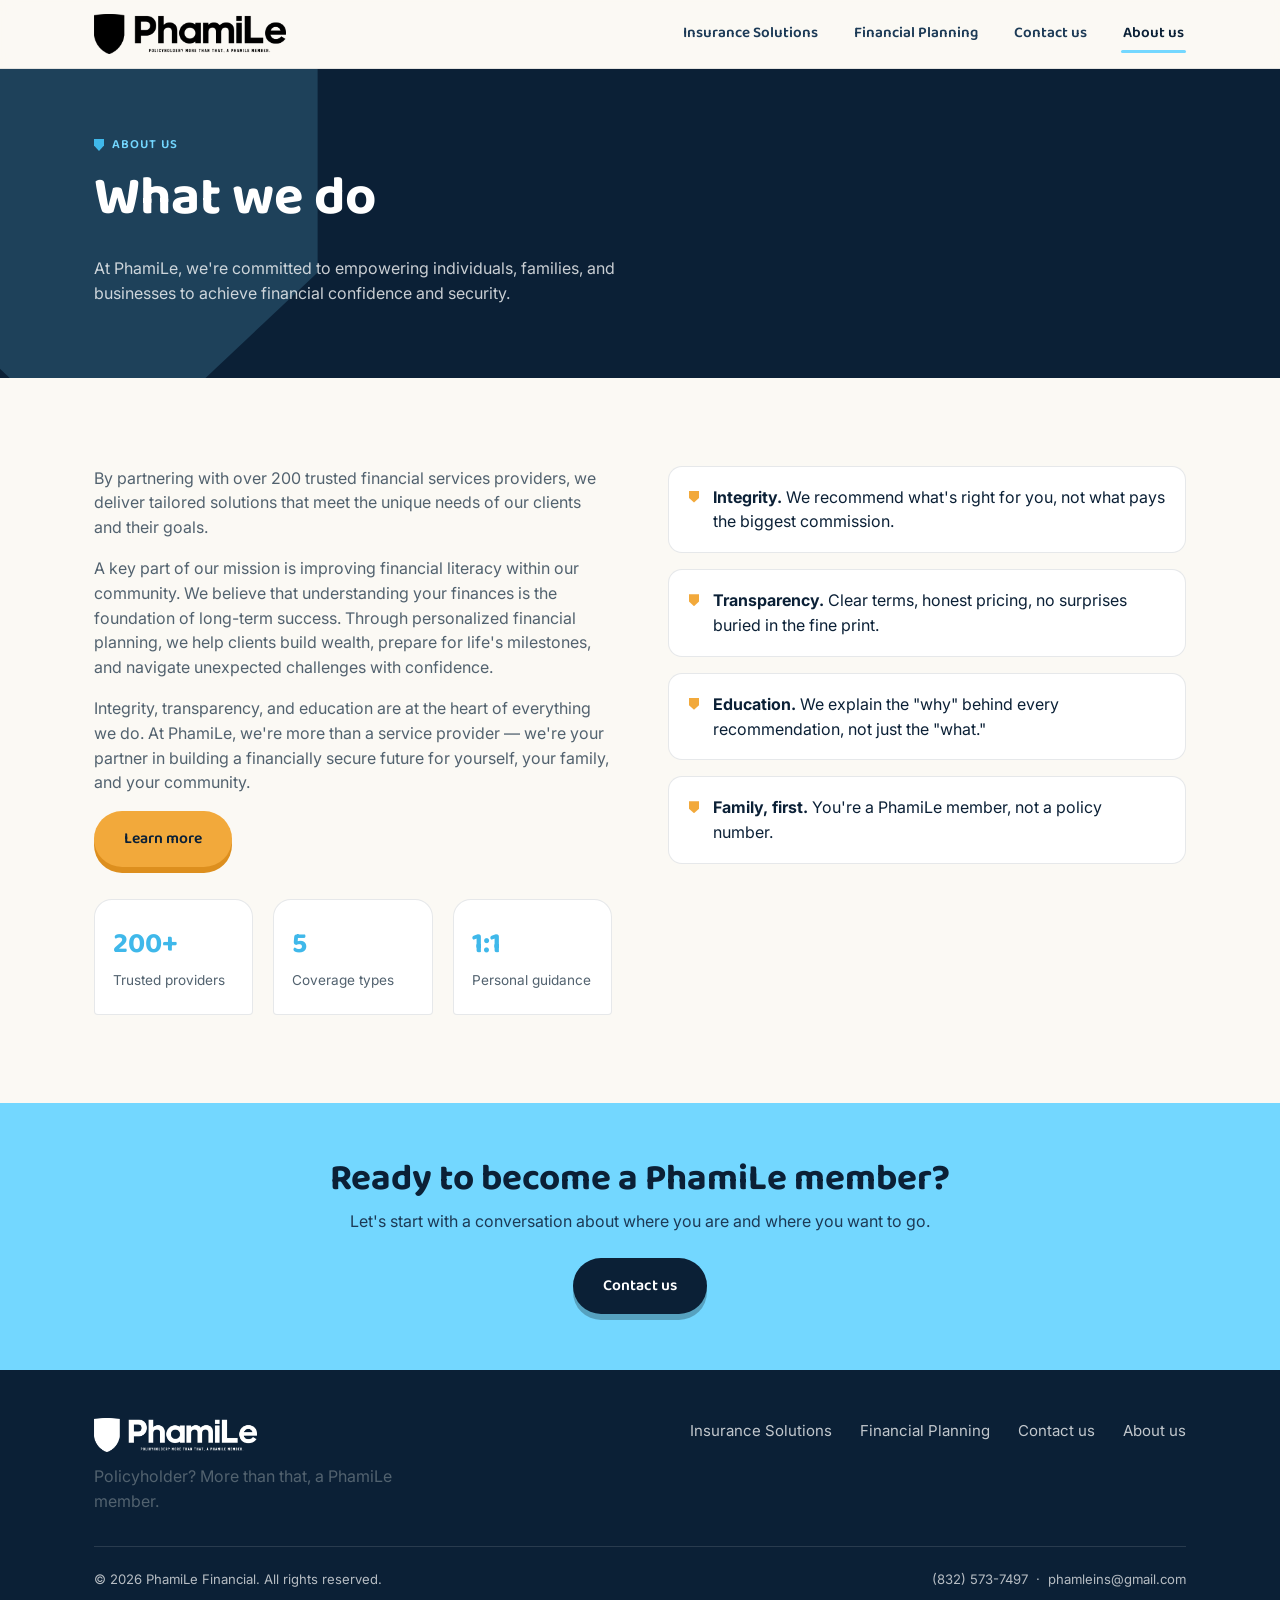
<file: about.html>
<!DOCTYPE html>
<html lang="en">
<head>
<meta charset="UTF-8">
<meta name="viewport" content="width=device-width, initial-scale=1">
<title>About us | PhamiLe Financial</title>
<meta name="description" content="PhamiLe Financial partners with 200+ trusted providers to deliver tailored insurance and financial planning solutions, built on integrity, transparency, and education.">
<link rel="icon" href="assets/logo-square-blue.png">
<link rel="stylesheet" href="css/style.css">
</head>
<body>

<header class="site-header">
  <div class="wrap">
    <a href="index.html" class="logo-link">
      <img src="assets/logo-navy.png" alt="PhamiLe Financial">
    </a>
    <nav>
      <ul class="nav-links">
        <li><a href="offering.html">Insurance Solutions</a></li>
        <li><a href="financial-planning.html">Financial Planning</a></li>
        <li><a href="contact.html">Contact us</a></li>
        <li><a href="about.html" class="active">About us</a></li>
      </ul>
    </nav>
    <button class="nav-toggle" aria-label="Toggle menu"><span></span><span></span><span></span></button>
  </div>
</header>

<section class="page-hero">
  <div class="wrap">
    <div class="eyebrow"><span class="shield-dot"></span> About us</div>
    <h1>What we do</h1>
    <p>At PhamiLe, we're committed to empowering individuals, families, and businesses to achieve financial confidence and security.</p>
  </div>
</section>

<section class="about-section">
  <div class="wrap">
    <div class="about-grid">
      <div>
        <p>By partnering with over 200 trusted financial services providers, we deliver tailored solutions that meet the unique needs of our clients and their goals.</p>
        <p>A key part of our mission is improving financial literacy within our community. We believe that understanding your finances is the foundation of long-term success. Through personalized financial planning, we help clients build wealth, prepare for life's milestones, and navigate unexpected challenges with confidence.</p>
        <p>Integrity, transparency, and education are at the heart of everything we do. At PhamiLe, we're more than a service provider — we're your partner in building a financially secure future for yourself, your family, and your community.</p>
        <a href="contact.html" class="btn btn-primary">Learn more</a>

        <div class="stat-strip">
          <div class="stat"><strong>200+</strong><span>Trusted providers</span></div>
          <div class="stat"><strong>5</strong><span>Coverage types</span></div>
          <div class="stat"><strong>1:1</strong><span>Personal guidance</span></div>
        </div>
      </div>

      <ul class="value-list">
        <li><span class="dot"></span><div><strong>Integrity.</strong> We recommend what's right for you, not what pays the biggest commission.</div></li>
        <li><span class="dot"></span><div><strong>Transparency.</strong> Clear terms, honest pricing, no surprises buried in the fine print.</div></li>
        <li><span class="dot"></span><div><strong>Education.</strong> We explain the "why" behind every recommendation, not just the "what."</div></li>
        <li><span class="dot"></span><div><strong>Family, first.</strong> You're a PhamiLe member, not a policy number.</div></li>
      </ul>
    </div>
  </div>
</section>

<section class="cta-band">
  <div class="wrap">
    <h2>Ready to become a PhamiLe member?</h2>
    <p>Let's start with a conversation about where you are and where you want to go.</p>
    <a href="contact.html" class="btn btn-sky">Contact us</a>
  </div>
</section>

<footer class="site-footer">
  <div class="wrap">
    <div class="footer-top">
      <div>
        <img src="assets/logo-navy.png" alt="PhamiLe Financial" style="filter:invert(1) brightness(2);">
        <p style="max-width:32ch;margin:0;">Policyholder? More than that, a PhamiLe member.</p>
      </div>
      <ul class="footer-nav">
        <li><a href="offering.html">Insurance Solutions</a></li>
        <li><a href="financial-planning.html">Financial Planning</a></li>
        <li><a href="contact.html">Contact us</a></li>
        <li><a href="about.html">About us</a></li>
      </ul>
    </div>
    <div class="footer-bottom">
      <span>&copy; <span id="year"></span> PhamiLe Financial. All rights reserved.</span>
      <span>(832) 573-7497 &nbsp;·&nbsp; phamleins@gmail.com</span>
    </div>
  </div>
</footer>

<script src="js/main.js"></script>
<script>document.getElementById('year').textContent = new Date().getFullYear();</script>
</body>
</html>
</file>
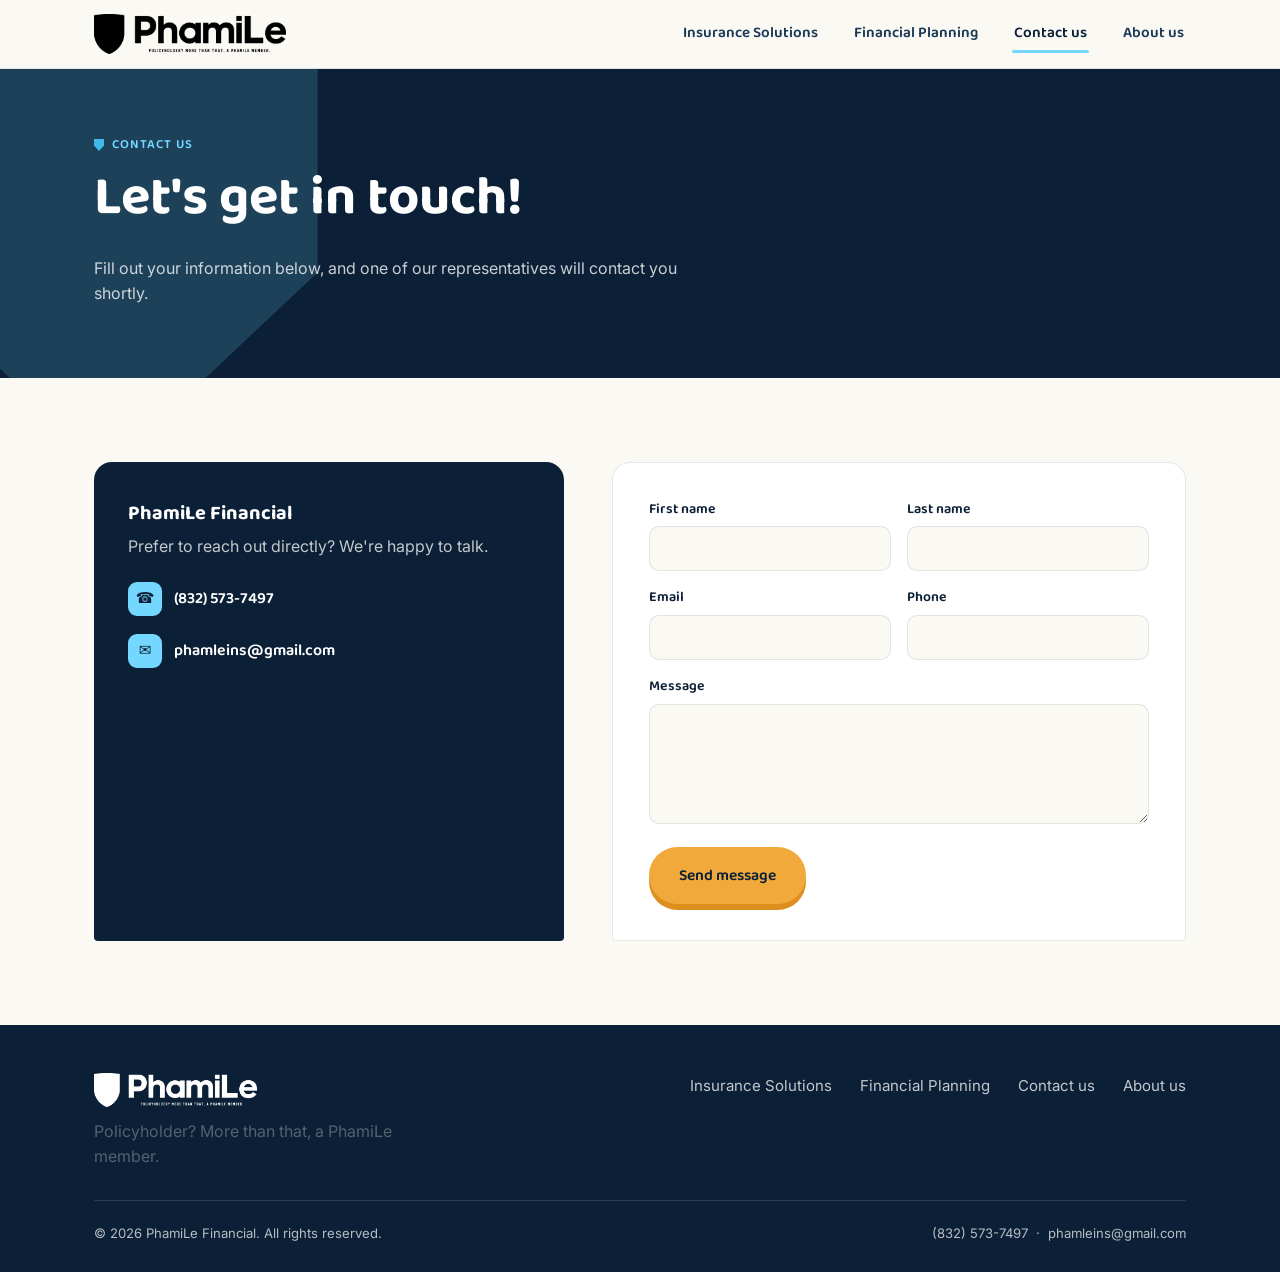
<file: contact.html>
<!DOCTYPE html>
<html lang="en">
<head>
<meta charset="UTF-8">
<meta name="viewport" content="width=device-width, initial-scale=1">
<title>Contact us | PhamiLe Financial</title>
<meta name="description" content="Get in touch with PhamiLe Financial. Call (832) 573-7497, email phamleins@gmail.com, or send us a message.">
<link rel="icon" href="assets/logo-square-blue.png">
<link rel="stylesheet" href="css/style.css">
</head>
<body>

<header class="site-header">
  <div class="wrap">
    <a href="index.html" class="logo-link">
      <img src="assets/logo-navy.png" alt="PhamiLe Financial">
    </a>
    <nav>
      <ul class="nav-links">
        <li><a href="offering.html">Insurance Solutions</a></li>
        <li><a href="financial-planning.html">Financial Planning</a></li>
        <li><a href="contact.html" class="active">Contact us</a></li>
        <li><a href="about.html">About us</a></li>
      </ul>
    </nav>
    <button class="nav-toggle" aria-label="Toggle menu"><span></span><span></span><span></span></button>
  </div>
</header>

<section class="page-hero">
  <div class="wrap">
    <div class="eyebrow"><span class="shield-dot"></span> Contact us</div>
    <h1>Let's get in touch!</h1>
    <p>Fill out your information below, and one of our representatives will contact you shortly.</p>
  </div>
</section>

<section class="contact-section">
  <div class="wrap">
    <div class="contact-grid">
      <div class="contact-info">
        <h3>PhamiLe Financial</h3>
        <p>Prefer to reach out directly? We're happy to talk.</p>
        <ul class="contact-list">
          <li><span class="ico">&#9742;</span> <a href="tel:+18325737497">(832) 573-7497</a></li>
          <li><span class="ico">&#9993;</span> <a href="mailto:phamleins@gmail.com">phamleins@gmail.com</a></li>
        </ul>
      </div>

      <div class="form-card">
        <form data-contact-form action="https://formspree.io/f/YOUR_FORM_ID" method="POST">
          <div class="form-row">
            <div class="field">
              <label for="c-first">First name</label>
              <input type="text" id="c-first" name="First Name" required>
            </div>
            <div class="field">
              <label for="c-last">Last name</label>
              <input type="text" id="c-last" name="Last Name" required>
            </div>
          </div>
          <div class="form-row">
            <div class="field">
              <label for="c-email">Email</label>
              <input type="email" id="c-email" name="Email" required>
            </div>
            <div class="field">
              <label for="c-phone">Phone</label>
              <input type="tel" id="c-phone" name="Phone">
            </div>
          </div>
          <div class="field">
            <label for="c-message">Message</label>
            <textarea id="c-message" name="Message"></textarea>
          </div>
          <button type="submit" class="btn btn-primary">Send message</button>
          <div class="form-success">Thank you for contacting us. We'll get back to you as soon as possible.</div>
          <div class="form-error">Oops, there was an error sending your message. Please try again later.</div>
        </form>
      </div>
    </div>
  </div>
</section>

<footer class="site-footer">
  <div class="wrap">
    <div class="footer-top">
      <div>
        <img src="assets/logo-navy.png" alt="PhamiLe Financial" style="filter:invert(1) brightness(2);">
        <p style="max-width:32ch;margin:0;">Policyholder? More than that, a PhamiLe member.</p>
      </div>
      <ul class="footer-nav">
        <li><a href="offering.html">Insurance Solutions</a></li>
        <li><a href="financial-planning.html">Financial Planning</a></li>
        <li><a href="contact.html">Contact us</a></li>
        <li><a href="about.html">About us</a></li>
      </ul>
    </div>
    <div class="footer-bottom">
      <span>&copy; <span id="year"></span> PhamiLe Financial. All rights reserved.</span>
      <span>(832) 573-7497 &nbsp;·&nbsp; phamleins@gmail.com</span>
    </div>
  </div>
</footer>

<script src="js/main.js"></script>
<script>document.getElementById('year').textContent = new Date().getFullYear();</script>
</body>
</html>
</file>
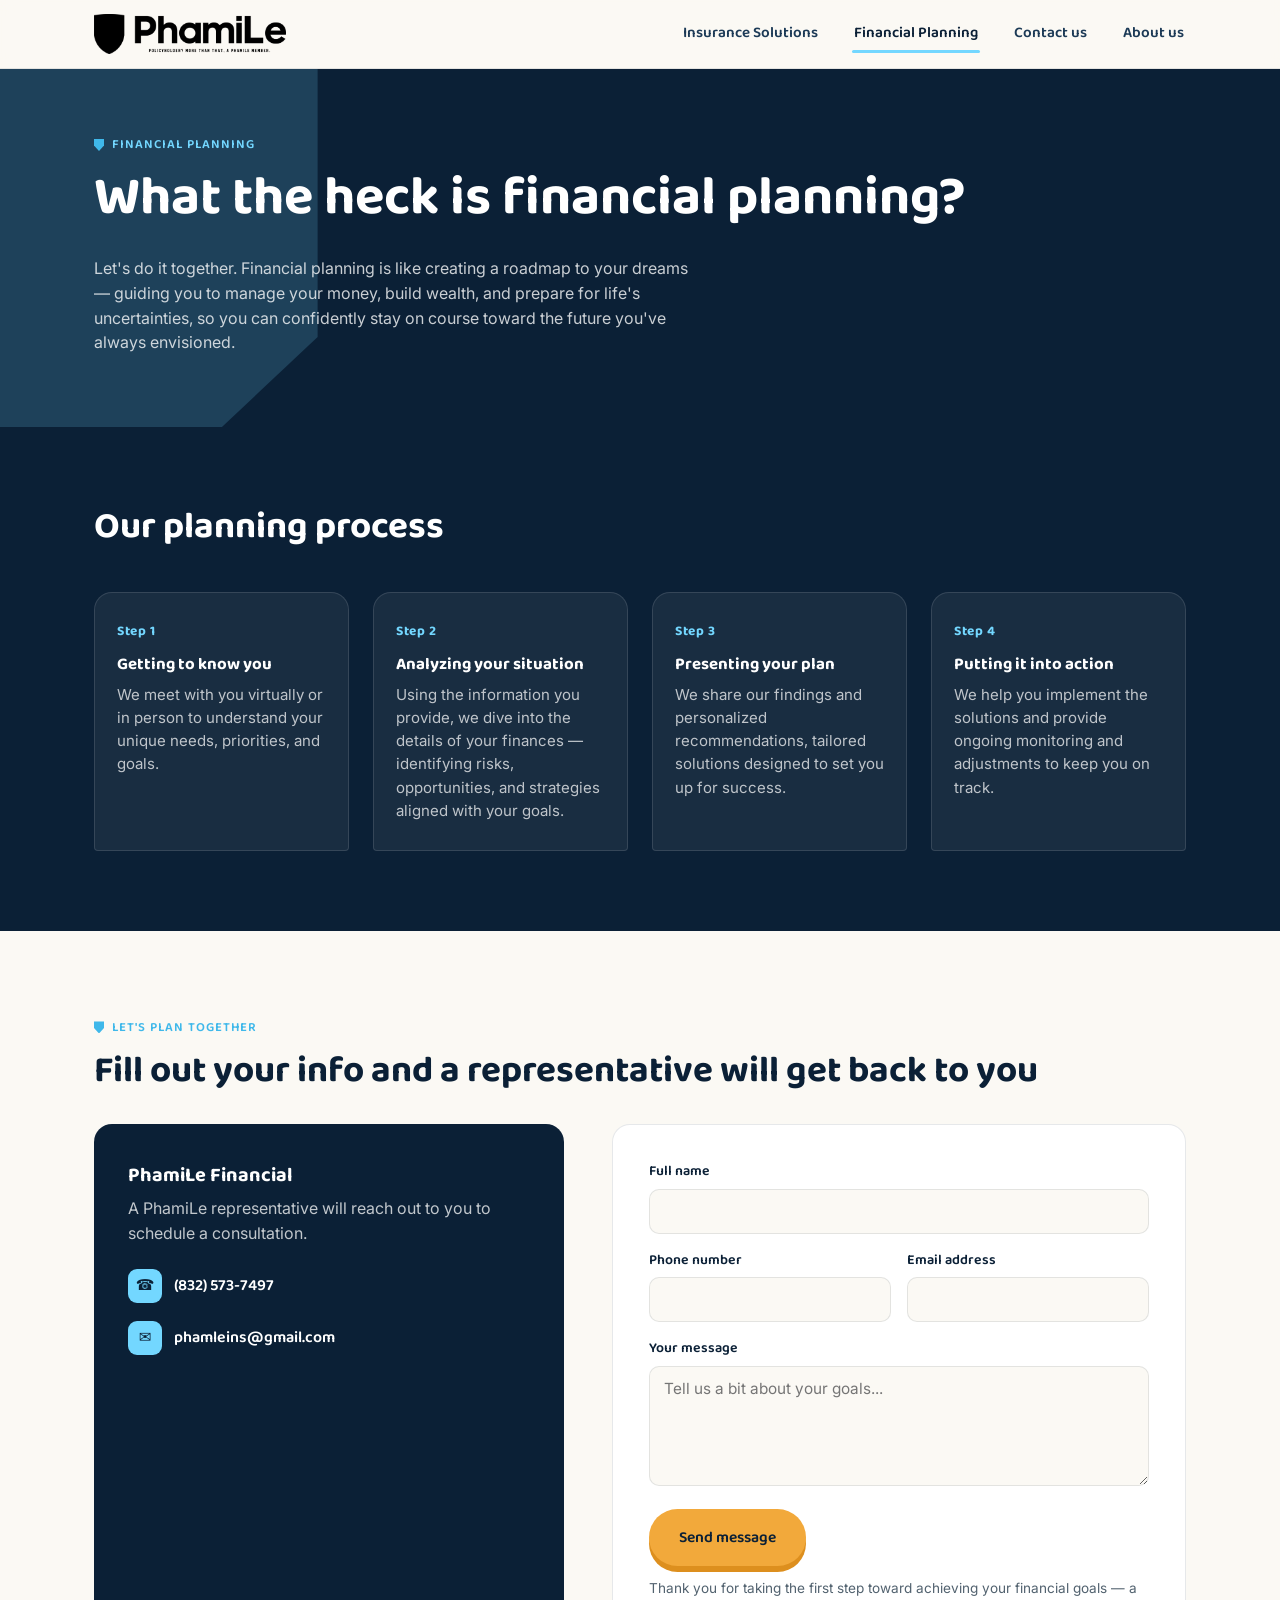
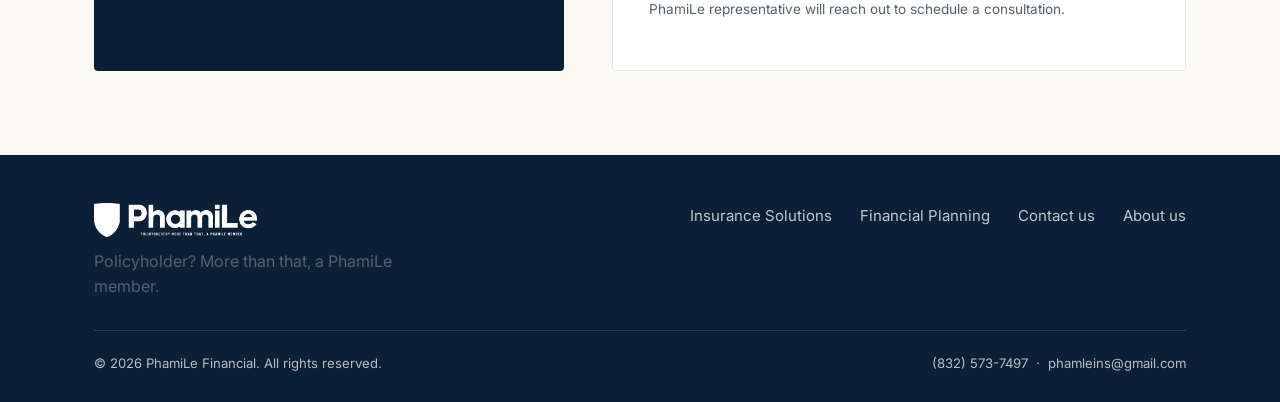
<file: financial-planning.html>
<!DOCTYPE html>
<html lang="en">
<head>
<meta charset="UTF-8">
<meta name="viewport" content="width=device-width, initial-scale=1">
<title>Financial Planning | PhamiLe Financial</title>
<meta name="description" content="Our four-step financial planning process — getting to know you, analyzing your situation, presenting your plan, and putting it into action.">
<link rel="icon" href="assets/logo-square-blue.png">
<link rel="stylesheet" href="css/style.css">
</head>
<body>

<header class="site-header">
  <div class="wrap">
    <a href="index.html" class="logo-link">
      <img src="assets/logo-navy.png" alt="PhamiLe Financial">
    </a>
    <nav>
      <ul class="nav-links">
        <li><a href="offering.html">Insurance Solutions</a></li>
        <li><a href="financial-planning.html" class="active">Financial Planning</a></li>
        <li><a href="contact.html">Contact us</a></li>
        <li><a href="about.html">About us</a></li>
      </ul>
    </nav>
    <button class="nav-toggle" aria-label="Toggle menu"><span></span><span></span><span></span></button>
  </div>
</header>

<section class="page-hero">
  <div class="wrap">
    <div class="eyebrow"><span class="shield-dot"></span> Financial Planning</div>
    <h1>What the heck is financial planning?</h1>
    <p>Let's do it together. Financial planning is like creating a roadmap to your dreams — guiding you to manage your money, build wealth, and prepare for life's uncertainties, so you can confidently stay on course toward the future you've always envisioned.</p>
  </div>
</section>

<section class="process">
  <div class="wrap">
    <h2>Our planning process</h2>
    <div class="process-grid">
      <div class="step">
        <span class="step-num">Step 1</span>
        <h3>Getting to know you</h3>
        <p>We meet with you virtually or in person to understand your unique needs, priorities, and goals.</p>
      </div>
      <div class="step">
        <span class="step-num">Step 2</span>
        <h3>Analyzing your situation</h3>
        <p>Using the information you provide, we dive into the details of your finances — identifying risks, opportunities, and strategies aligned with your goals.</p>
      </div>
      <div class="step">
        <span class="step-num">Step 3</span>
        <h3>Presenting your plan</h3>
        <p>We share our findings and personalized recommendations, tailored solutions designed to set you up for success.</p>
      </div>
      <div class="step">
        <span class="step-num">Step 4</span>
        <h3>Putting it into action</h3>
        <p>We help you implement the solutions and provide ongoing monitoring and adjustments to keep you on track.</p>
      </div>
    </div>
  </div>
</section>

<section class="contact-section">
  <div class="wrap">
    <div class="eyebrow"><span class="shield-dot"></span> Let's plan together</div>
    <h2>Fill out your info and a representative will get back to you</h2>
    <div class="contact-grid" style="margin-top:32px;">
      <div class="contact-info">
        <h3>PhamiLe Financial</h3>
        <p>A PhamiLe representative will reach out to you to schedule a consultation.</p>
        <ul class="contact-list">
          <li><span class="ico">&#9742;</span> <a href="tel:+18325737497">(832) 573-7497</a></li>
          <li><span class="ico">&#9993;</span> <a href="mailto:phamleins@gmail.com">phamleins@gmail.com</a></li>
        </ul>
      </div>
      <div class="form-card">
        <form data-contact-form action="https://formspree.io/f/YOUR_FORM_ID" method="POST">
          <div class="field">
            <label for="fp-name">Full name</label>
            <input type="text" id="fp-name" name="Full Name" required>
          </div>
          <div class="form-row">
            <div class="field">
              <label for="fp-phone">Phone number</label>
              <input type="tel" id="fp-phone" name="Phone Number">
            </div>
            <div class="field">
              <label for="fp-email">Email address</label>
              <input type="email" id="fp-email" name="Email Address" required>
            </div>
          </div>
          <div class="field">
            <label for="fp-message">Your message</label>
            <textarea id="fp-message" name="Message" placeholder="Tell us a bit about your goals..."></textarea>
          </div>
          <button type="submit" class="btn btn-primary">Send message</button>
          <p class="form-note">Thank you for taking the first step toward achieving your financial goals — a PhamiLe representative will reach out to schedule a consultation.</p>
          <div class="form-success">Thanks! Your message is on its way.</div>
          <div class="form-error">Something went wrong. Please try again, or call us directly.</div>
        </form>
      </div>
    </div>
  </div>
</section>

<footer class="site-footer">
  <div class="wrap">
    <div class="footer-top">
      <div>
        <img src="assets/logo-navy.png" alt="PhamiLe Financial" style="filter:invert(1) brightness(2);">
        <p style="max-width:32ch;margin:0;">Policyholder? More than that, a PhamiLe member.</p>
      </div>
      <ul class="footer-nav">
        <li><a href="offering.html">Insurance Solutions</a></li>
        <li><a href="financial-planning.html">Financial Planning</a></li>
        <li><a href="contact.html">Contact us</a></li>
        <li><a href="about.html">About us</a></li>
      </ul>
    </div>
    <div class="footer-bottom">
      <span>&copy; <span id="year"></span> PhamiLe Financial. All rights reserved.</span>
      <span>(832) 573-7497 &nbsp;·&nbsp; phamleins@gmail.com</span>
    </div>
  </div>
</footer>

<script src="js/main.js"></script>
<script>document.getElementById('year').textContent = new Date().getFullYear();</script>
</body>
</html>
</file>
<file: css/style.css>
/* ============================================
   PhamiLe Financial — Design Tokens
   Sky: brand blue from logo | Navy: logo ink
   Amber: warm human accent | Paper: warm off-white
   ============================================ */

@import url('https://fonts.googleapis.com/css2?family=Baloo+2:wght@500;600;700;800&family=Inter:wght@400;500;600;700&display=swap');

:root {
  --sky: #73d7ff;
  --sky-deep: #3fb8ea;
  --navy: #0b2036;
  --navy-soft: #1c3a56;
  --amber: #f2a93b;
  --amber-deep: #dd8f1e;
  --paper: #fbf9f4;
  --paper-dim: #f2eee3;
  --slate: #52626f;
  --line: rgba(11, 32, 54, 0.1);

  --font-display: 'Baloo 2', system-ui, sans-serif;
  --font-body: 'Inter', system-ui, sans-serif;

  --radius-shield: 18px 18px 4px 4px;
  --container: 1140px;
}

* { box-sizing: border-box; }

html { scroll-behavior: smooth; }

body {
  margin: 0;
  font-family: var(--font-body);
  color: var(--navy);
  background: var(--paper);
  line-height: 1.55;
  -webkit-font-smoothing: antialiased;
}

img { max-width: 100%; display: block; }

a { color: inherit; }

.wrap {
  max-width: var(--container);
  margin: 0 auto;
  padding: 0 24px;
}

h1, h2, h3 {
  font-family: var(--font-display);
  font-weight: 700;
  line-height: 1.1;
  margin: 0 0 0.5em;
  color: var(--navy);
}

h1 { font-size: clamp(2.2rem, 5vw, 3.4rem); }
h2 { font-size: clamp(1.6rem, 3.2vw, 2.3rem); }
h3 { font-size: 1.25rem; }

p { margin: 0 0 1em; color: var(--slate); }

.eyebrow {
  display: inline-flex;
  align-items: center;
  gap: 8px;
  font-family: var(--font-display);
  font-weight: 600;
  font-size: 0.8rem;
  letter-spacing: 0.08em;
  text-transform: uppercase;
  color: var(--sky-deep);
  margin-bottom: 14px;
}

.eyebrow .shield-dot {
  width: 10px;
  height: 12px;
  background: var(--sky-deep);
  clip-path: polygon(0 0, 100% 0, 100% 55%, 50% 100%, 0 55%);
}

/* ---------- Buttons ---------- */
.btn {
  display: inline-flex;
  align-items: center;
  gap: 8px;
  font-family: var(--font-display);
  font-weight: 600;
  font-size: 0.98rem;
  padding: 14px 28px;
  border-radius: 999px;
  text-decoration: none;
  border: 2px solid transparent;
  cursor: pointer;
  transition: transform 0.15s ease, box-shadow 0.15s ease, background 0.15s ease;
}

.btn-primary {
  background: var(--amber);
  color: var(--navy);
  box-shadow: 0 6px 0 var(--amber-deep);
}
.btn-primary:hover { transform: translateY(-2px); box-shadow: 0 8px 0 var(--amber-deep); }
.btn-primary:active { transform: translateY(2px); box-shadow: 0 3px 0 var(--amber-deep); }

.btn-outline {
  background: transparent;
  color: var(--navy);
  border-color: var(--navy);
}
.btn-outline:hover { background: var(--navy); color: #fff; }

.btn-sky {
  background: var(--navy);
  color: #fff;
  box-shadow: 0 6px 0 rgba(0,0,0,0.25);
}
.btn-sky:hover { transform: translateY(-2px); }

/* ---------- Header ---------- */
.site-header {
  position: sticky;
  top: 0;
  z-index: 50;
  background: rgba(251, 249, 244, 0.92);
  backdrop-filter: blur(8px);
  border-bottom: 1px solid var(--line);
}

.site-header .wrap {
  display: flex;
  align-items: center;
  justify-content: space-between;
  padding-top: 14px;
  padding-bottom: 14px;
}

.logo-link { display: flex; align-items: center; }
.logo-link img { height: 40px; width: auto; }

.nav-links {
  display: flex;
  gap: 32px;
  list-style: none;
  margin: 0;
  padding: 0;
  font-family: var(--font-display);
  font-weight: 600;
  font-size: 0.95rem;
}

.nav-links a {
  text-decoration: none;
  color: var(--navy-soft);
  position: relative;
  padding: 6px 2px;
}

.nav-links a::after {
  content: '';
  position: absolute;
  left: 0; right: 0; bottom: -2px;
  height: 3px;
  background: var(--sky);
  transform: scaleX(0);
  transform-origin: left;
  transition: transform 0.2s ease;
  border-radius: 2px;
}

.nav-links a:hover::after,
.nav-links a.active::after { transform: scaleX(1); }

.nav-links a.active { color: var(--navy); }

.nav-toggle {
  display: none;
  background: none;
  border: none;
  cursor: pointer;
  padding: 8px;
}
.nav-toggle span {
  display: block;
  width: 24px;
  height: 2.5px;
  background: var(--navy);
  margin: 5px 0;
  border-radius: 2px;
}

/* ---------- Hero (shield watermark signature) ---------- */
.hero {
  position: relative;
  overflow: hidden;
  padding: 88px 0 96px;
  background: linear-gradient(180deg, var(--paper) 0%, var(--paper-dim) 100%);
}

.hero::before {
  content: '';
  position: absolute;
  top: -8%;
  right: -6%;
  width: 620px;
  height: 760px;
  background: var(--sky);
  opacity: 0.16;
  clip-path: polygon(50% 0%, 100% 0%, 100% 62%, 50% 100%, 0% 62%, 0% 0%);
  pointer-events: none;
}

.hero .wrap { position: relative; z-index: 1; }

.hero-inner {
  display: grid;
  grid-template-columns: 1.1fr 0.9fr;
  gap: 56px;
  align-items: center;
}

.hero h1 span { color: var(--sky-deep); }

.hero-lede {
  font-size: 1.15rem;
  max-width: 46ch;
}

.hero-actions { display: flex; gap: 16px; flex-wrap: wrap; margin-top: 28px; }

.hero-media {
  position: relative;
  border-radius: var(--radius-shield);
  overflow: hidden;
  box-shadow: 0 30px 60px -20px rgba(11, 32, 54, 0.35);
  aspect-ratio: 4/3;
}
.hero-media img { width: 100%; height: 100%; object-fit: cover; }

.page-hero {
  padding: 64px 0 56px;
  background: var(--navy);
  color: #fff;
  position: relative;
  overflow: hidden;
}
.page-hero::before {
  content: '';
  position: absolute;
  bottom: -30%;
  left: -8%;
  width: 420px;
  height: 520px;
  background: var(--sky);
  opacity: 0.18;
  clip-path: polygon(50% 0%, 100% 0%, 100% 62%, 50% 100%, 0% 62%, 0% 0%);
}
.page-hero .wrap { position: relative; z-index: 1; }
.page-hero .eyebrow { color: var(--sky); }
.page-hero h1 { color: #fff; }
.page-hero p { color: rgba(255,255,255,0.78); max-width: 60ch; }

/* ---------- Path cards (home page) ---------- */
.paths {
  padding: 80px 0;
}
.paths-grid {
  display: grid;
  grid-template-columns: 1fr 1fr;
  gap: 28px;
  margin-top: 40px;
}
.path-card {
  background: #fff;
  border: 1px solid var(--line);
  border-radius: var(--radius-shield);
  padding: 36px;
  transition: transform 0.2s ease, box-shadow 0.2s ease;
}
.path-card:hover {
  transform: translateY(-6px);
  box-shadow: 0 20px 40px -20px rgba(11,32,54,0.25);
}
.path-card .shield-icon {
  width: 46px; height: 54px;
  background: var(--sky);
  clip-path: polygon(50% 0%, 100% 0%, 100% 62%, 50% 100%, 0% 62%, 0% 0%);
  margin-bottom: 18px;
}
.path-card h3 { margin-bottom: 10px; }
.path-card a.btn { margin-top: 18px; }

/* ---------- Insurance / service cards ---------- */
.services { padding: 80px 0; }
.service-row {
  display: grid;
  grid-template-columns: 1fr 1fr;
  gap: 48px;
  align-items: center;
  padding: 48px 0;
  border-bottom: 1px solid var(--line);
}
.service-row:last-of-type { border-bottom: none; }
.service-row:nth-of-type(even) .service-media { order: 2; }
.service-media {
  border-radius: var(--radius-shield);
  overflow: hidden;
  aspect-ratio: 5/4;
  box-shadow: 0 20px 40px -20px rgba(11,32,54,0.3);
}
.service-media img { width: 100%; height: 100%; object-fit: cover; }
.service-copy .eyebrow { margin-bottom: 8px; }

/* ---------- Process steps (financial planning) ---------- */
.process { padding: 80px 0; background: var(--navy); color: #fff; }
.process h2 { color: #fff; }
.process-grid {
  display: grid;
  grid-template-columns: repeat(4, 1fr);
  gap: 24px;
  margin-top: 44px;
}
.step {
  background: rgba(255,255,255,0.06);
  border: 1px solid rgba(255,255,255,0.12);
  border-radius: var(--radius-shield);
  padding: 28px 22px;
  position: relative;
}
.step .step-num {
  font-family: var(--font-display);
  font-size: 0.85rem;
  font-weight: 700;
  color: var(--sky);
  letter-spacing: 0.05em;
  margin-bottom: 14px;
  display: block;
}
.step h3 { color: #fff; font-size: 1.05rem; }
.step p { color: rgba(255,255,255,0.72); font-size: 0.94rem; margin: 0; }

/* ---------- About ---------- */
.about-section { padding: 88px 0; }
.about-grid {
  display: grid;
  grid-template-columns: 1fr 1fr;
  gap: 56px;
  align-items: start;
}
.stat-strip {
  display: grid;
  grid-template-columns: repeat(3, 1fr);
  gap: 20px;
  margin-top: 32px;
}
.stat {
  background: #fff;
  border: 1px solid var(--line);
  border-radius: var(--radius-shield);
  padding: 22px 18px;
}
.stat strong {
  display: block;
  font-family: var(--font-display);
  font-size: 1.8rem;
  color: var(--sky-deep);
}
.stat span { font-size: 0.85rem; color: var(--slate); }

.value-list { list-style: none; margin: 0; padding: 0; display: grid; gap: 16px; }
.value-list li {
  display: flex;
  gap: 14px;
  align-items: flex-start;
  background: #fff;
  border: 1px solid var(--line);
  border-radius: 14px;
  padding: 18px 20px;
}
.value-list .dot {
  flex: none;
  width: 10px; height: 12px;
  margin-top: 6px;
  background: var(--amber);
  clip-path: polygon(50% 0%, 100% 0%, 100% 62%, 50% 100%, 0% 62%, 0% 0%);
}

/* ---------- Contact / forms ---------- */
.contact-section { padding: 84px 0; }
.contact-grid {
  display: grid;
  grid-template-columns: 0.9fr 1.1fr;
  gap: 48px;
}
.contact-info {
  background: var(--navy);
  color: #fff;
  border-radius: var(--radius-shield);
  padding: 40px 34px;
}
.contact-info h3 { color: #fff; }
.contact-info p { color: rgba(255,255,255,0.75); }
.contact-list { list-style: none; margin: 24px 0 0; padding: 0; display: grid; gap: 18px; }
.contact-list li { display: flex; gap: 12px; align-items: center; font-family: var(--font-display); font-weight: 600; }
.contact-list a { text-decoration: none; color: #fff; }
.contact-list .ico {
  width: 34px; height: 34px;
  border-radius: 9px;
  background: var(--sky);
  display: flex; align-items: center; justify-content: center;
  flex: none;
  color: var(--navy);
  font-size: 15px;
}

.form-card {
  background: #fff;
  border: 1px solid var(--line);
  border-radius: var(--radius-shield);
  padding: 36px;
}
.form-row { display: grid; grid-template-columns: 1fr 1fr; gap: 16px; }
.field { margin-bottom: 16px; }
.field label {
  display: block;
  font-family: var(--font-display);
  font-weight: 600;
  font-size: 0.88rem;
  margin-bottom: 6px;
  color: var(--navy);
}
.field input, .field textarea {
  width: 100%;
  padding: 12px 14px;
  border: 1.5px solid var(--line);
  border-radius: 10px;
  font-family: var(--font-body);
  font-size: 0.96rem;
  background: var(--paper);
  color: var(--navy);
}
.field input:focus, .field textarea:focus {
  outline: none;
  border-color: var(--sky-deep);
  box-shadow: 0 0 0 3px rgba(115, 215, 255, 0.35);
}
.field textarea { resize: vertical; min-height: 120px; }

.form-note { font-size: 0.85rem; color: var(--slate); margin-top: 12px; }

.form-success, .form-error { display: none; padding: 14px 16px; border-radius: 10px; font-size: 0.92rem; margin-top: 16px; }
.form-success { background: rgba(115,215,255,0.2); color: var(--navy-soft); }
.form-error { background: rgba(220,60,60,0.12); color: #a33; }

/* ---------- CTA band ---------- */
.cta-band {
  background: var(--sky);
  padding: 56px 0;
  text-align: center;
}
.cta-band h2 { margin-bottom: 10px; }
.cta-band p { color: var(--navy-soft); margin-bottom: 24px; }

/* ---------- Footer ---------- */
.site-footer {
  background: var(--navy);
  color: rgba(255,255,255,0.7);
  padding: 48px 0 28px;
}
.footer-top {
  display: flex;
  justify-content: space-between;
  align-items: flex-start;
  gap: 32px;
  padding-bottom: 32px;
  border-bottom: 1px solid rgba(255,255,255,0.12);
  flex-wrap: wrap;
}
.footer-top img { height: 34px; margin-bottom: 12px; }
.footer-nav { display: flex; gap: 28px; list-style: none; padding: 0; margin: 0; flex-wrap: wrap; }
.footer-nav a { text-decoration: none; color: rgba(255,255,255,0.75); font-size: 0.94rem; }
.footer-nav a:hover { color: #fff; }
.footer-bottom {
  display: flex;
  justify-content: space-between;
  padding-top: 22px;
  font-size: 0.82rem;
  flex-wrap: wrap;
  gap: 10px;
}

/* ---------- Responsive ---------- */
@media (max-width: 900px) {
  .hero-inner, .about-grid, .contact-grid { grid-template-columns: 1fr; }
  .hero-media { order: -1; }
  .process-grid { grid-template-columns: 1fr 1fr; }
  .paths-grid { grid-template-columns: 1fr; }
  .service-row { grid-template-columns: 1fr; }
  .service-row:nth-of-type(even) .service-media { order: 0; }
  .stat-strip { grid-template-columns: 1fr; }
}

@media (max-width: 720px) {
  .nav-links { display: none; }
  .nav-toggle { display: block; }
  body.nav-open .nav-links {
    display: flex;
    flex-direction: column;
    position: absolute;
    top: 100%; left: 0; right: 0;
    background: var(--paper);
    padding: 20px 24px 28px;
    border-bottom: 1px solid var(--line);
    gap: 18px;
  }
  .form-row { grid-template-columns: 1fr; }
  .process-grid { grid-template-columns: 1fr; }
  .footer-bottom { flex-direction: column; }
}

@media (prefers-reduced-motion: reduce) {
  * { transition: none !important; animation: none !important; }
}
</file>
